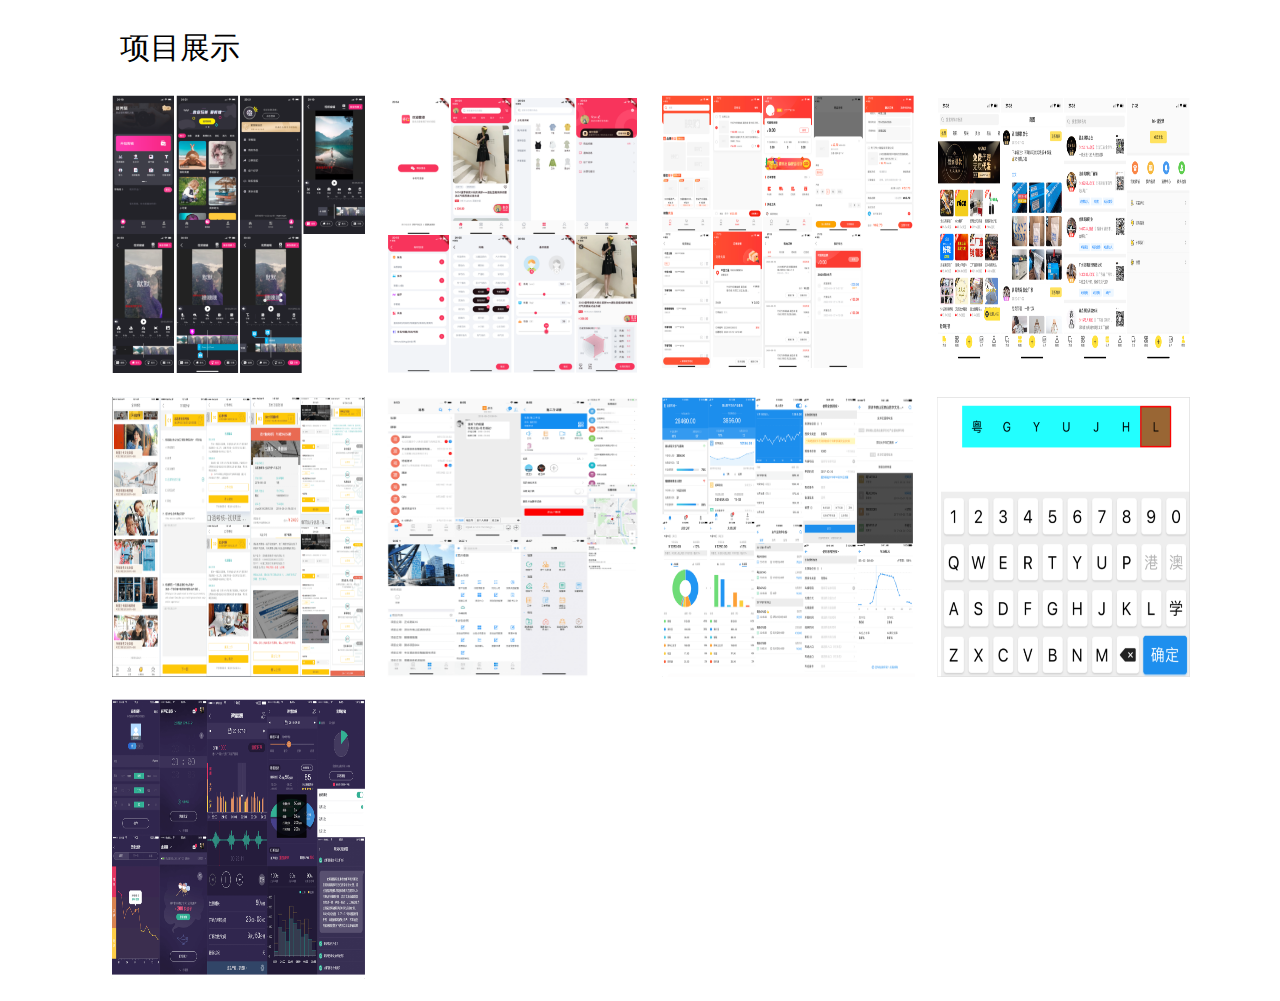
<file: index.html>
<!DOCTYPE html>
<html>
 <head>
  <meta charset="utf-8" /> 
  <title>项目展示</title> 
  <link rel="stylesheet" href="./project/project-style.css" type="text/css" />
 </head> 
 <body> 
 
  <div class="wrap"> 
   <div class="projects"> 
    <div class="title">
     项目展示
    </div>

    <div class="project">
     <a target="_blank" href="./ajj.html"><img src="./image/ajj/ajj_home.png" />
      <div class="over">
       <span class="name">爱剪辑手机版</span>
      </div>
     </a>
    </div>

    <div class="project">
     <a target="_blank" href="./dn.html"><img src="./image/dn/dn_home.png" />
      <div class="over">
       <span class="name">搭你</span>
      </div>
     </a>
    </div>

    <div class="project">
     <a target="_blank" href="./yg.html"><img src="./image/yg/yg_home.png" />
      <div class="over">
       <span class="name">映购</span>
      </div>
     </a>
    </div>

    <div class="project">
     <a target="_blank" href="./wsmt.html"><img src="./image/wsmt/wsmt_home.png" />
      <div class="over">
       <span class="name">微商码头</span>
      </div>
     </a>
    </div>

    <div class="project">
     <a target="_blank" href="./cw.html"><img src="./image/cwlive.png" />
      <div class="over">
       <span class="name">刺猬CIWEI</span>
      </div>
     </a>
    </div>

    <div class="project">
     <a target="_blank" href="./zzx.html"><img src="./image/zzx.png" />
     <div class="over">
      <span class="name">蜘筑侠</span>
     </div>
     </a>
    </div>

    <div class="project">
     <a target="_blank" href="./tcwgl.html"><img src="./image/tcwgl.png" />
     <div class="over">
      <span class="name">停车王管理</span>
     </div>
     </a>
    </div>

    <div class="project">
     <a target="_blank" href="./cwjp.html"><img src="./image/cwjp.png" />
     <div class="over">
      <span class="name">车位键盘</span>
     </div>
     </a>
    </div>

    <div class="project">
     <a target="_blank" href="./hlq.html"><img src="./image/hlq.png" />
      <div class="over">
       <span class="name">呼噜圈</span>
      </div>
     </a>
    </div>

   </div> 
  </div> 
 </body>
</html>
</file>
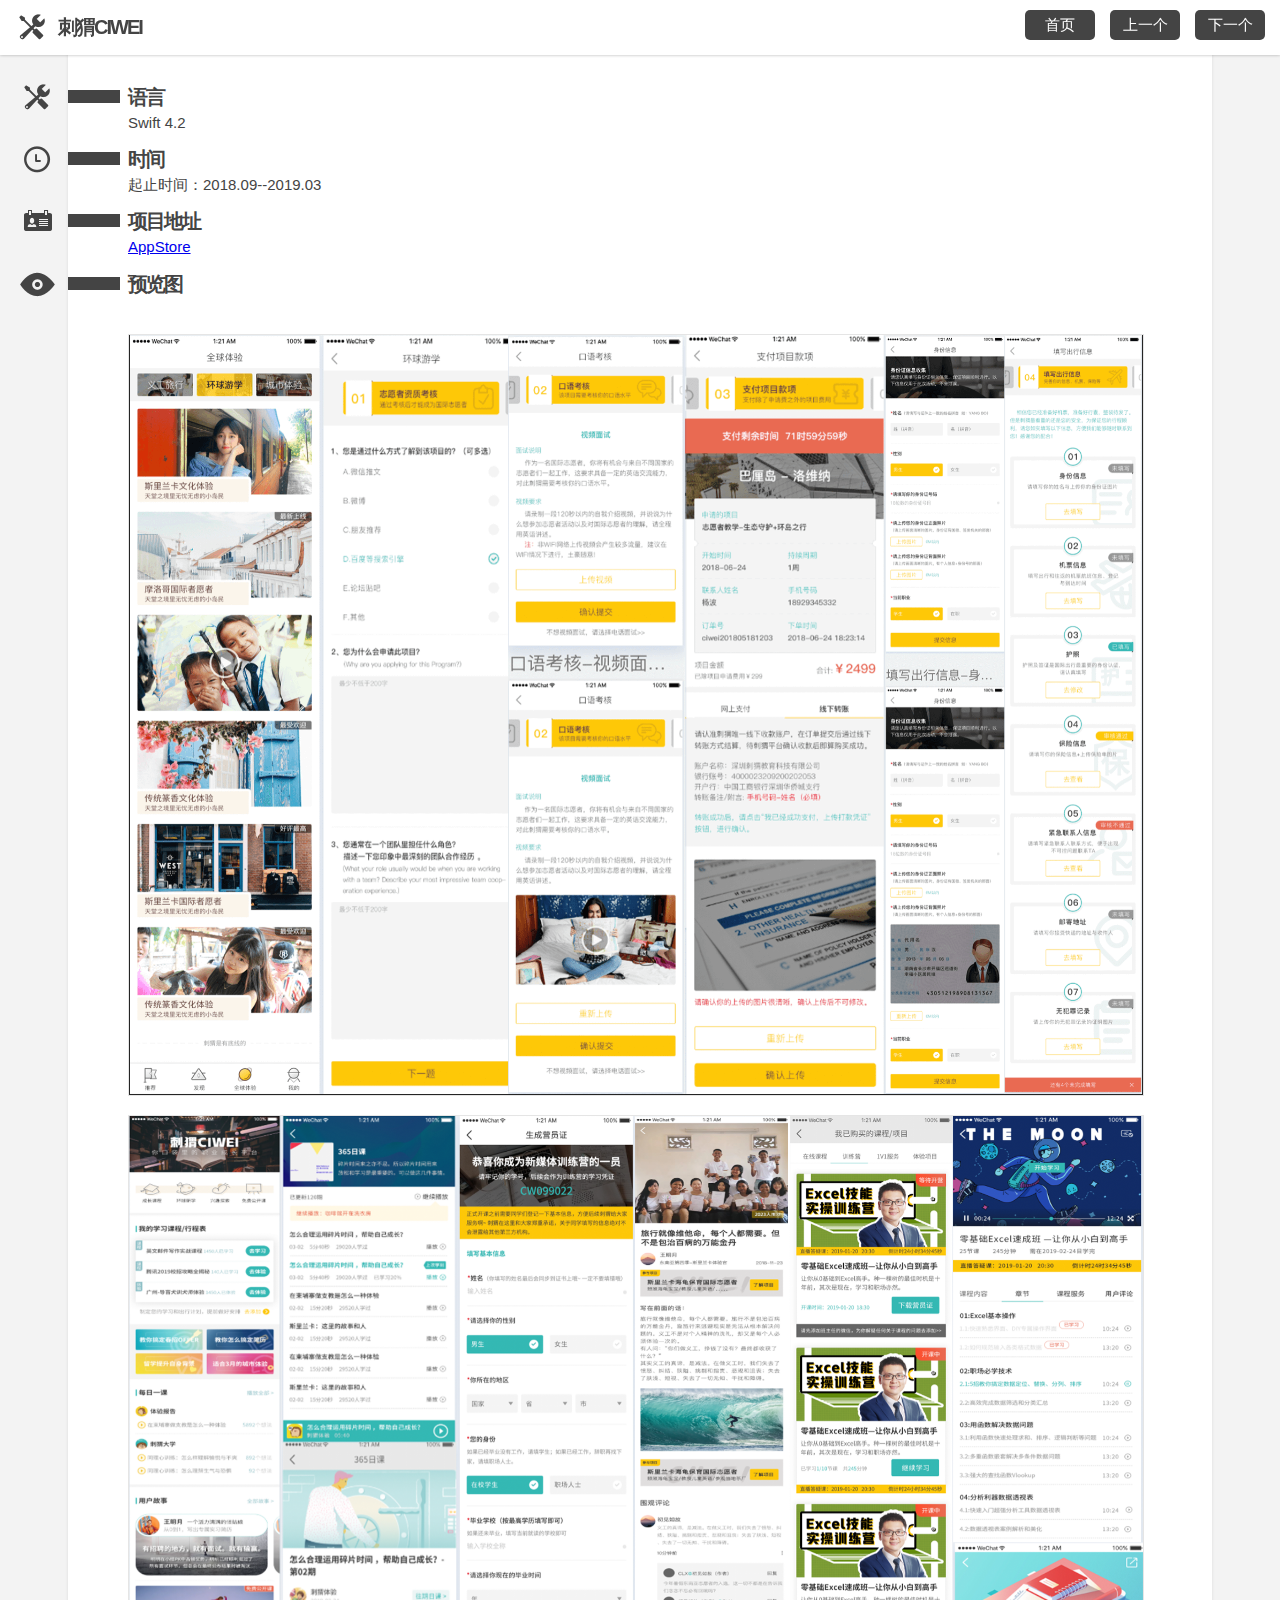
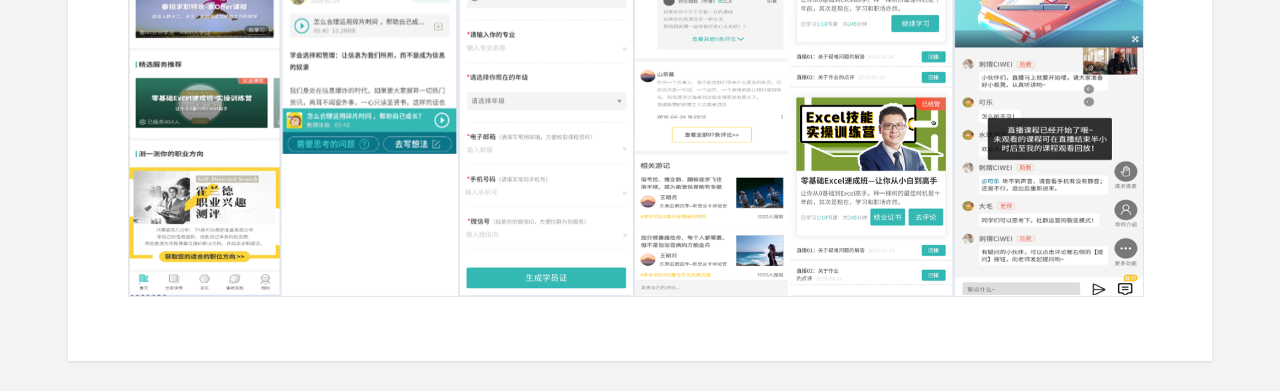
<file: cw.html>
<!DOCTYPE html>
<html>
<head>
    <meta charset="utf-8" />
    <title>展示-刺猬CIWEI</title>
    <link rel="stylesheet" href="./project/project-detail-style.css" type="text/css" />
</head>
<body>
<div id="container">
    <div id="Head" style="top:0px;">
        <h2 id="title" class="sectionHead">刺猬CIWEI</h2>
        <div id="main" class="navBtn"><a href="./index.html">首页</a></div>
        <div id="preview" class="navBtn"><a href="./hlq.html">上一个</a></div>
        <div id="next" class="navBtn"><a href="./zzx.html">下一个</a></div>
    </div>
    <div id="wrapper">
        <h2 id="title" class="sectionHead">语言</h2>
        <div class="sec">
            <h2>Swift 4.2</h2>
        </div>
        <h2 id="time" class="sectionHead">时间</h2>
        <div class="sec">
            <h2>起止时间：2018.09--2019.03</h2>
        </div>
        <h2 id="person" class="sectionHead">项目地址</h2>
        <div class="sec">
            <h2 id="projectuser">
                <a href="https://itunes.apple.com/cn/app/id1434504068" target="_black">AppStore</a>
        </div>
        <h2 id="content" class="sectionHead">预览图</h2>
        <div class="info">
            <br>
            <div  class="des_img" >
                <img src="./image/cwlive.png">
            </div>
            <div  class="des_img" >
                <img src="./image/cwcollege.png">
            </div>
        </div>
    </div>
</div>

</body>
</html>
</file>
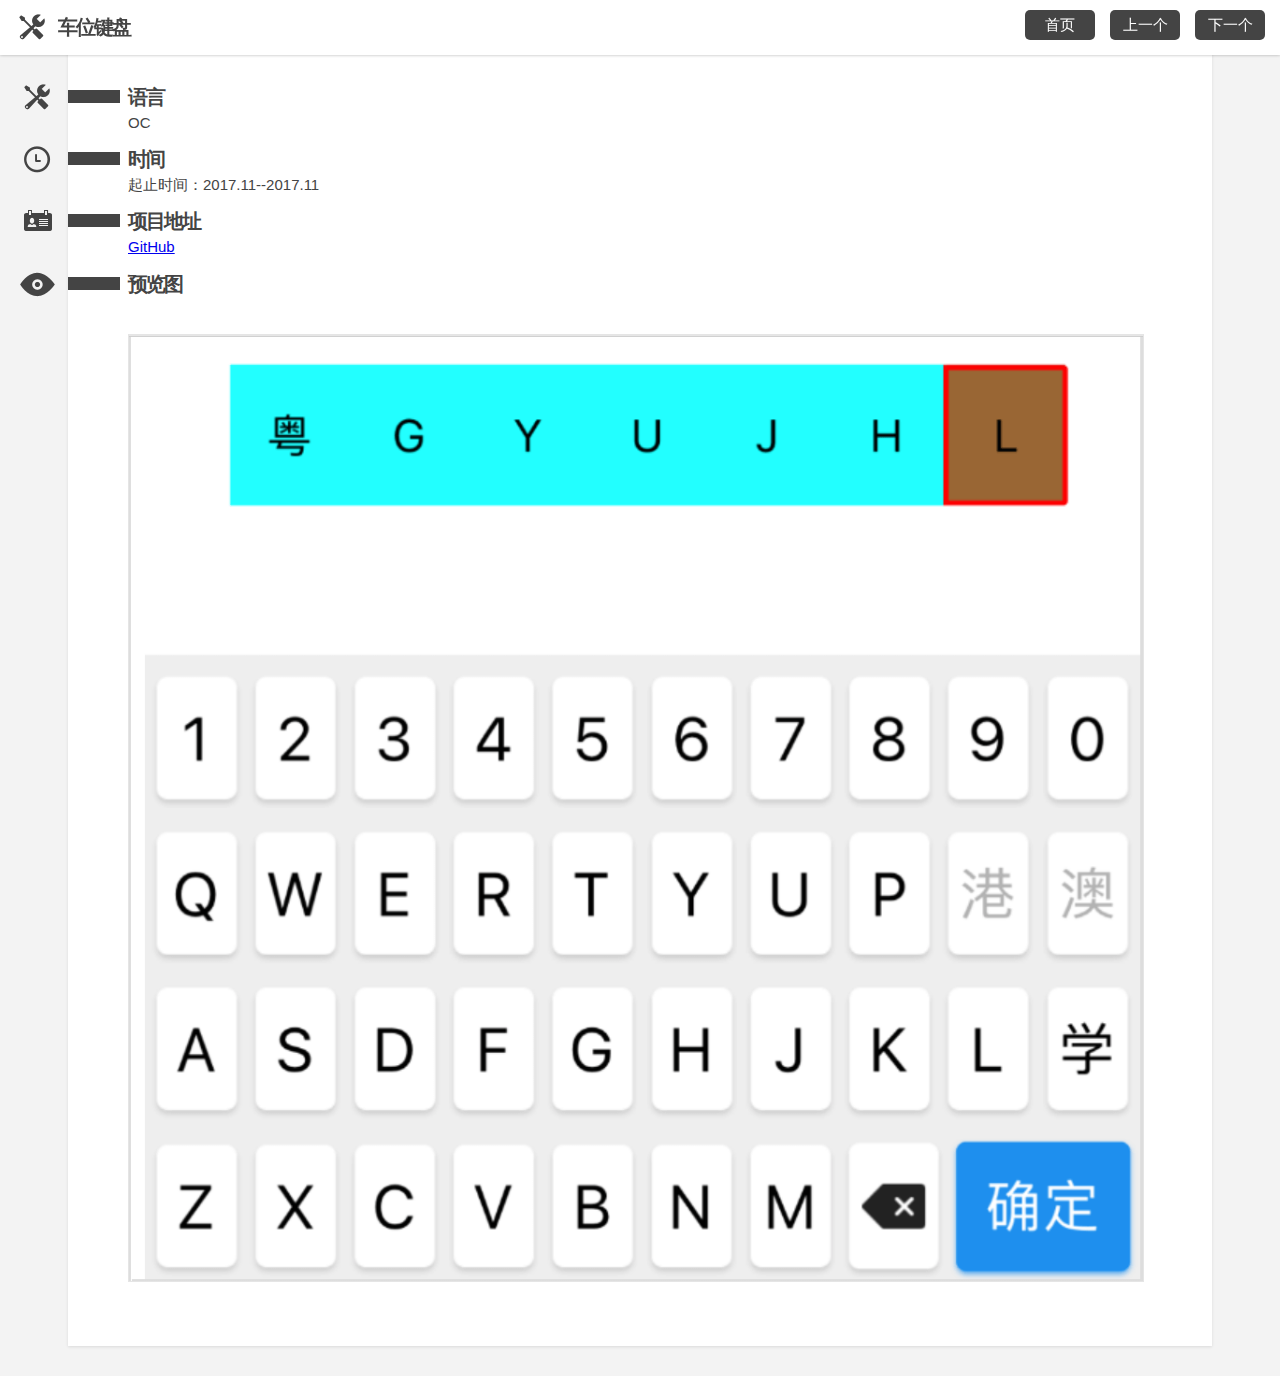
<file: cwjp.html>
<!DOCTYPE html>
<html>
 <head>
  <meta charset="utf-8" /> 
  <title>展示-车位键盘</title>
  <link rel="stylesheet" href="./project/project-detail-style.css" type="text/css" />
 </head> 
 <body> 
  <div id="container"> 
   <div id="Head" style="top:0px;">
    <h2 id="title" class="sectionHead">车位键盘</h2>
    <div id="main" class="navBtn"><a href="./index.html">首页</a></div>
    <div id="preview" class="navBtn"><a href="./tcwgl.html">上一个</a></div>
    <div id="next" class="navBtn"><a href="./hlq.html">下一个</a></div>
   </div>
   <div id="wrapper">
    <h2 id="title" class="sectionHead">语言</h2>
    <div class="sec">
     <h2>OC</h2>
    </div>
    <h2 id="time" class="sectionHead">时间</h2>
    <div class="sec">
     <h2>起止时间：2017.11--2017.11</h2>
    </div>
    <h2 id="person" class="sectionHead">项目地址</h2>
    <div class="sec">
     <h2 id="projectuser">
     <a href="https://github.com/f2yu/vehicle-keyboard-ios" target="_black">GitHub</a>
    </div>
    <h2 id="content" class="sectionHead">预览图</h2>
    <div class="info">
    <br>
     <div  class="des_img" >
     	<img src="./image/cwjp.png">
     </div>
     
    </div>
   </div>
  </div> 

 </body>
</html>
</file>
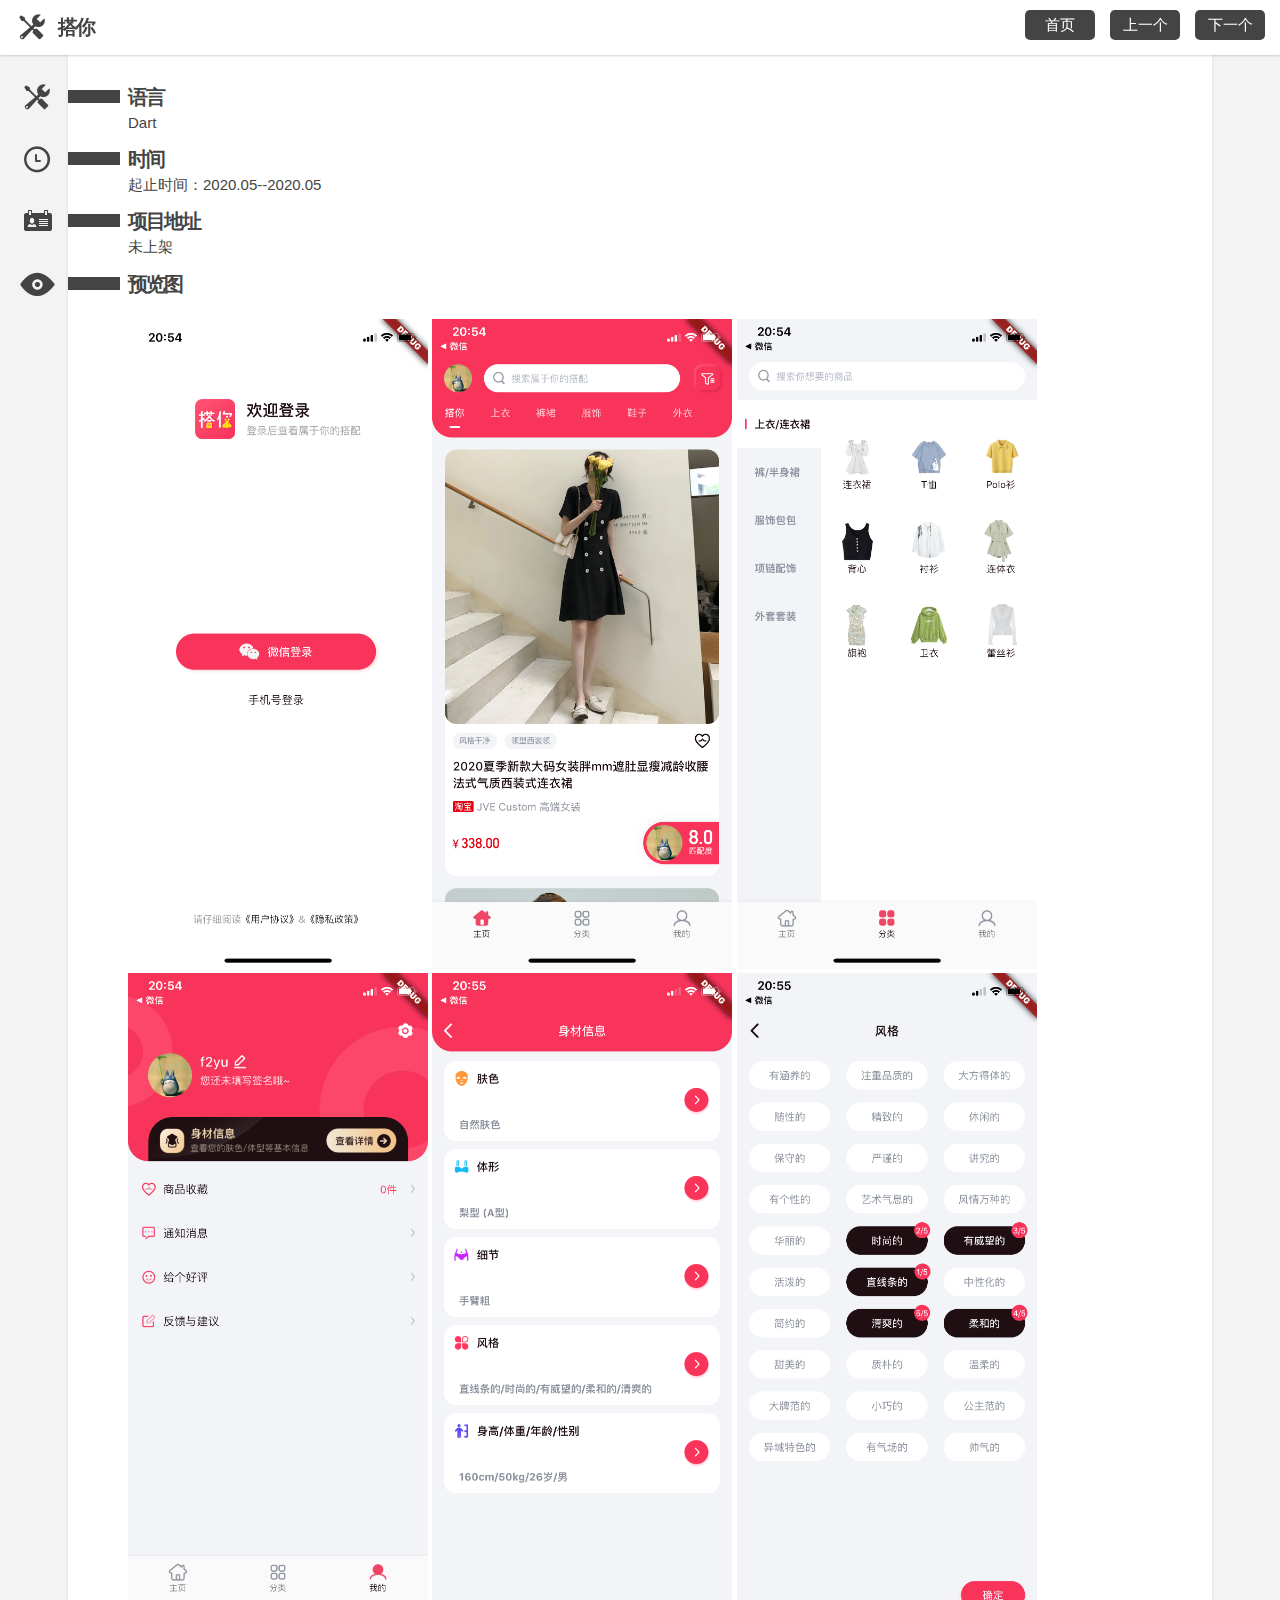
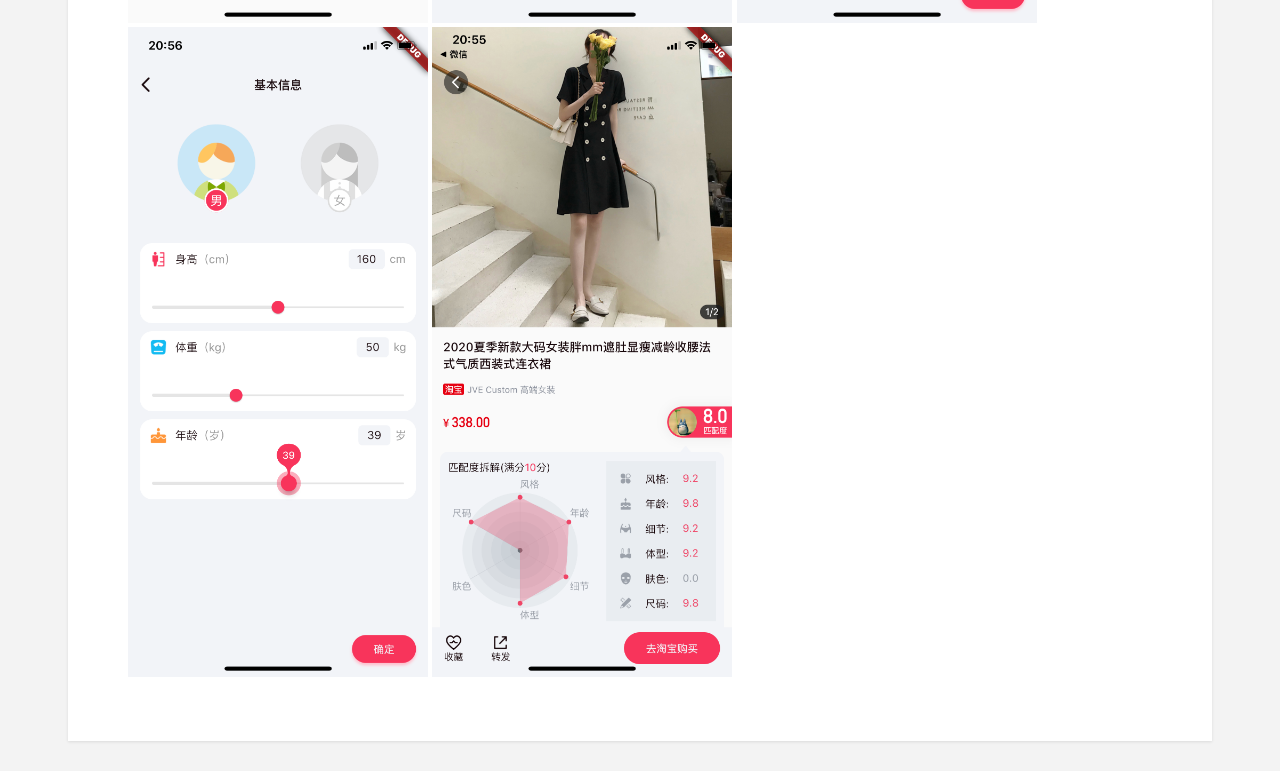
<file: dn.html>
<!DOCTYPE html>
<html>
 <head>
  <meta charset="utf-8" /> 
  <title>展示-搭你</title>
  <link rel="stylesheet" href="./project/project-detail-style.css" type="text/css" />
 </head> 
 <body> 
  <div id="container"> 
   <div id="Head" style="top:0px;">
    <h2 id="title" class="sectionHead">搭你</h2>
    <div id="main" class="navBtn"><a href="./index.html">首页</a></div>
    <div id="preview" class="navBtn"><a href="./ajj.html">上一个</a></div>
    <div id="next" class="navBtn"><a href="./yg.html">下一个</a></div>
   </div>
   <div id="wrapper">
    <h2 id="title" class="sectionHead">语言</h2>
    <div class="sec">
     <h2>Dart</h2>
    </div>
    <h2 id="time" class="sectionHead">时间</h2>
    <div class="sec">
     <h2>起止时间：2020.05--2020.05</h2>
    </div>
    <h2 id="person" class="sectionHead">项目地址</h2>
    <div class="sec">
     <h2 id="projectuser">
     <h2>未上架</h2>
    </div>
    <h2 id="content" class="sectionHead">预览图</h2>
    <div class="info">
    <br>
     <div class="sec">
         <img src="./image/dn/dn_1.PNG" width="300" height="650" />
         <img src="./image/dn/dn_2.PNG" width="300" height="650" />
         <img src="./image/dn/dn_3.PNG" width="300" height="650" />
         <img src="./image/dn/dn_4.PNG" width="300" height="650" />
         <img src="./image/dn/dn_5.PNG" width="300" height="650" />
         <img src="./image/dn/dn_6.PNG" width="300" height="650" />
         <img src="./image/dn/dn_7.PNG" width="300" height="650" />
         <img src="./image/dn/dn_8.PNG" width="300" height="650" />
    </div>
   </div>
  </div> 

 </body>
</html>
</file>
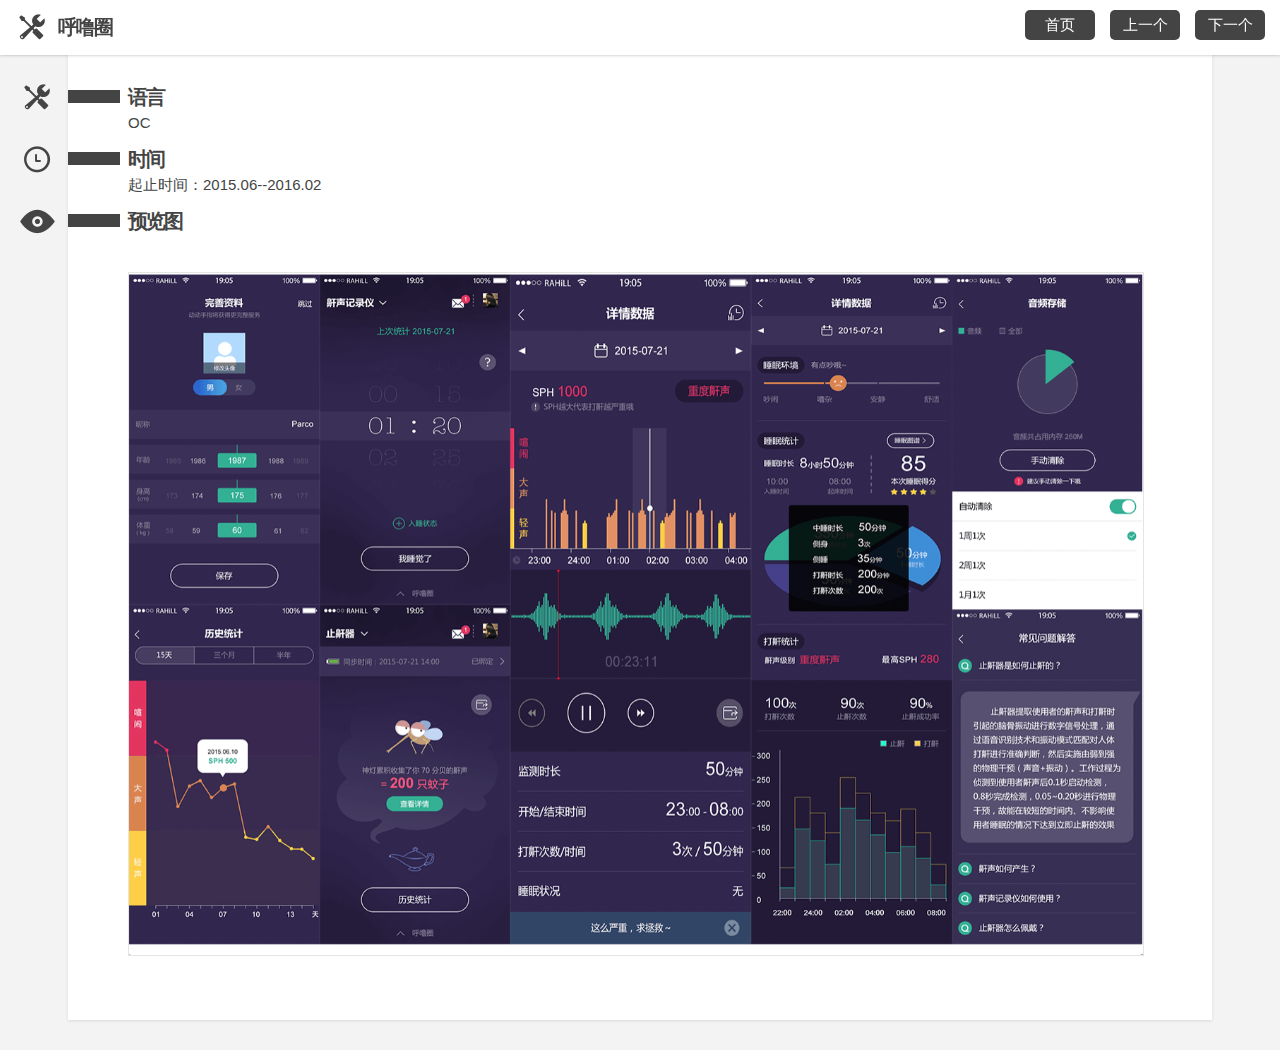
<file: hlq.html>
<!DOCTYPE html>
<html>
 <head>
  <meta charset="utf-8" /> 
  <title>展示-呼噜圈</title>
  <link rel="stylesheet" href="./project/project-detail-style.css" type="text/css" />
 </head> 
 <body> 
  <div id="container"> 
   <div id="Head" style="top:0px;">
    <h2 id="title" class="sectionHead">呼噜圈</h2>
    <div id="main" class="navBtn"><a href="./index.html">首页</a></div>
    <div id="preview" class="navBtn"><a href="./cwjp.html">上一个</a></div>
    <div id="next" class="navBtn"><a href="./ajj.html">下一个</a></div>
   </div>
   <div id="wrapper">
    <h2 id="title" class="sectionHead">语言</h2>
    <div class="sec">
     <h2>OC</h2>
    </div>
    <h2 id="time" class="sectionHead">时间</h2>
    <div class="sec">
     <h2>起止时间：2015.06--2016.02</h2>
    </div>
    <h2 id="content" class="sectionHead">预览图</h2>
    <div class="info">
    <br>
     <div  class="des_img" >
     	<img src="./image/hlq.png">
     </div>
     
    </div>
   </div>
  </div> 

 </body>
</html>
</file>
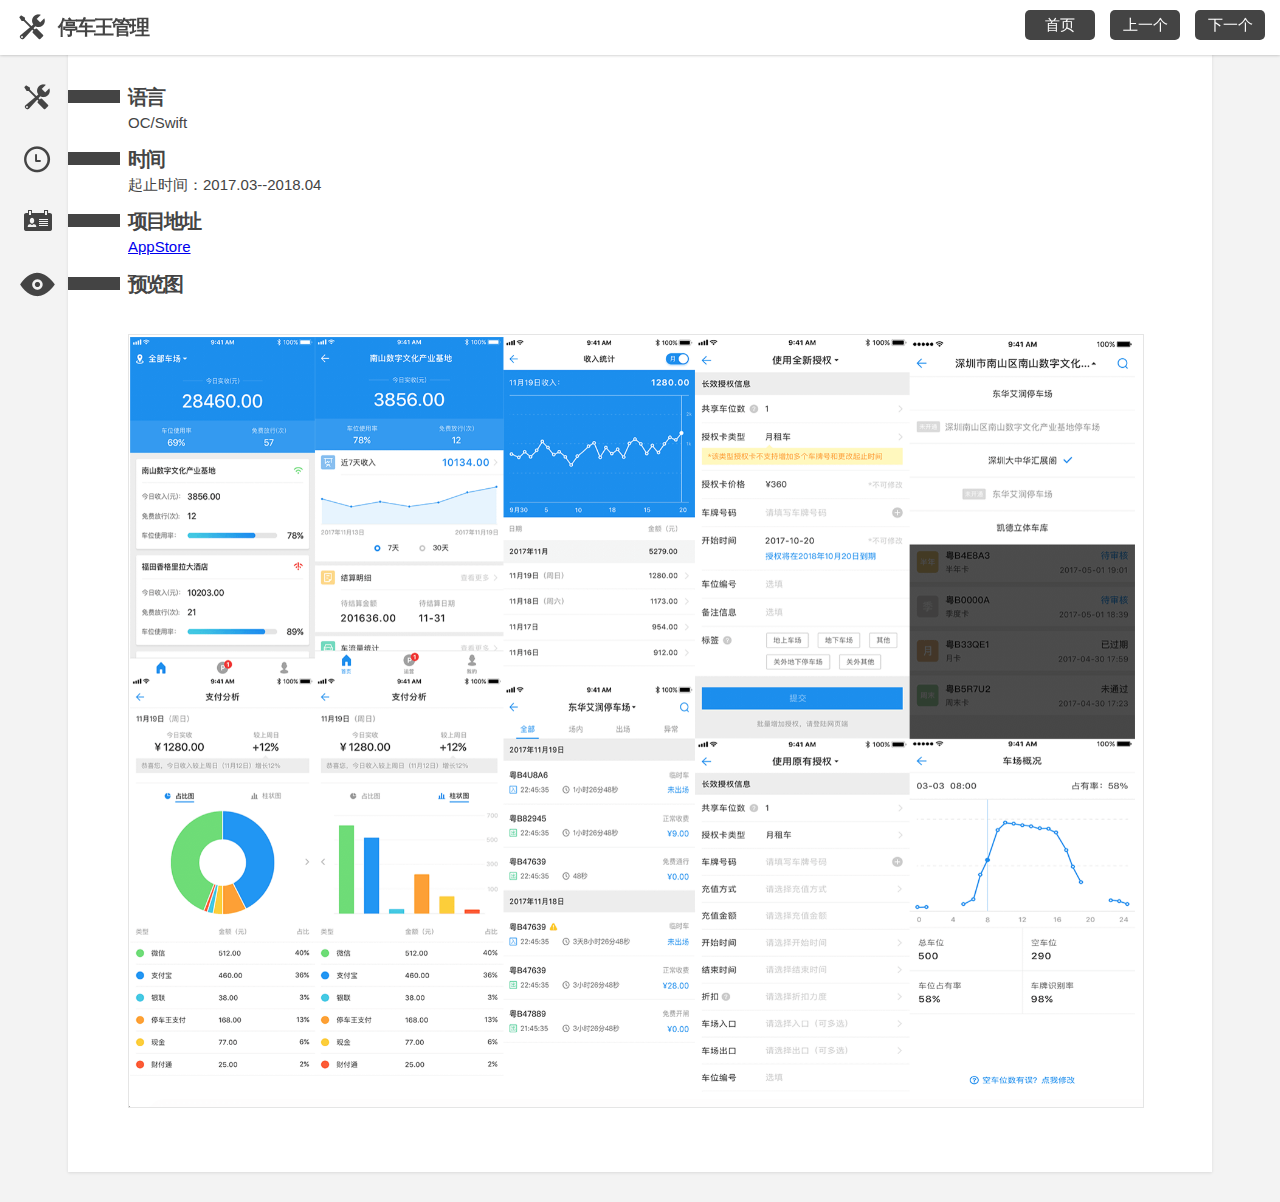
<file: tcwgl.html>
<!DOCTYPE html>
<html>
 <head>
  <meta charset="utf-8" /> 
  <title>展示-停车王管理</title>
  <link rel="stylesheet" href="./project/project-detail-style.css" type="text/css" />
 </head> 
 <body> 
  <div id="container"> 
   <div id="Head" style="top:0px;">
    <h2 id="title" class="sectionHead">停车王管理</h2>
    <div id="main" class="navBtn"><a href="./index.html">首页</a></div>
    <div id="preview" class="navBtn"><a href="./zzx.html">上一个</a></div>
    <div id="next" class="navBtn"><a href="./cwjp.html">下一个</a></div>
   </div>
   <div id="wrapper">
    <h2 id="title" class="sectionHead">语言</h2>
    <div class="sec">
     <h2>OC/Swift</h2>
    </div>
    <h2 id="time" class="sectionHead">时间</h2>
    <div class="sec">
     <h2>起止时间：2017.03--2018.04</h2>
    </div>
    <h2 id="person" class="sectionHead">项目地址</h2>
    <div class="sec">
     <h2 id="projectuser">
     <a href="https://itunes.apple.com/cn/app/id1223960667" target="_black">AppStore</a>
    </div>
    <h2 id="content" class="sectionHead">预览图</h2>
    <div class="info">
    <br>
     <div  class="des_img" >
     	<img src="./image/tcwgl.png">
     </div>
     
    </div>
   </div>
  </div> 

 </body>
</html>
</file>
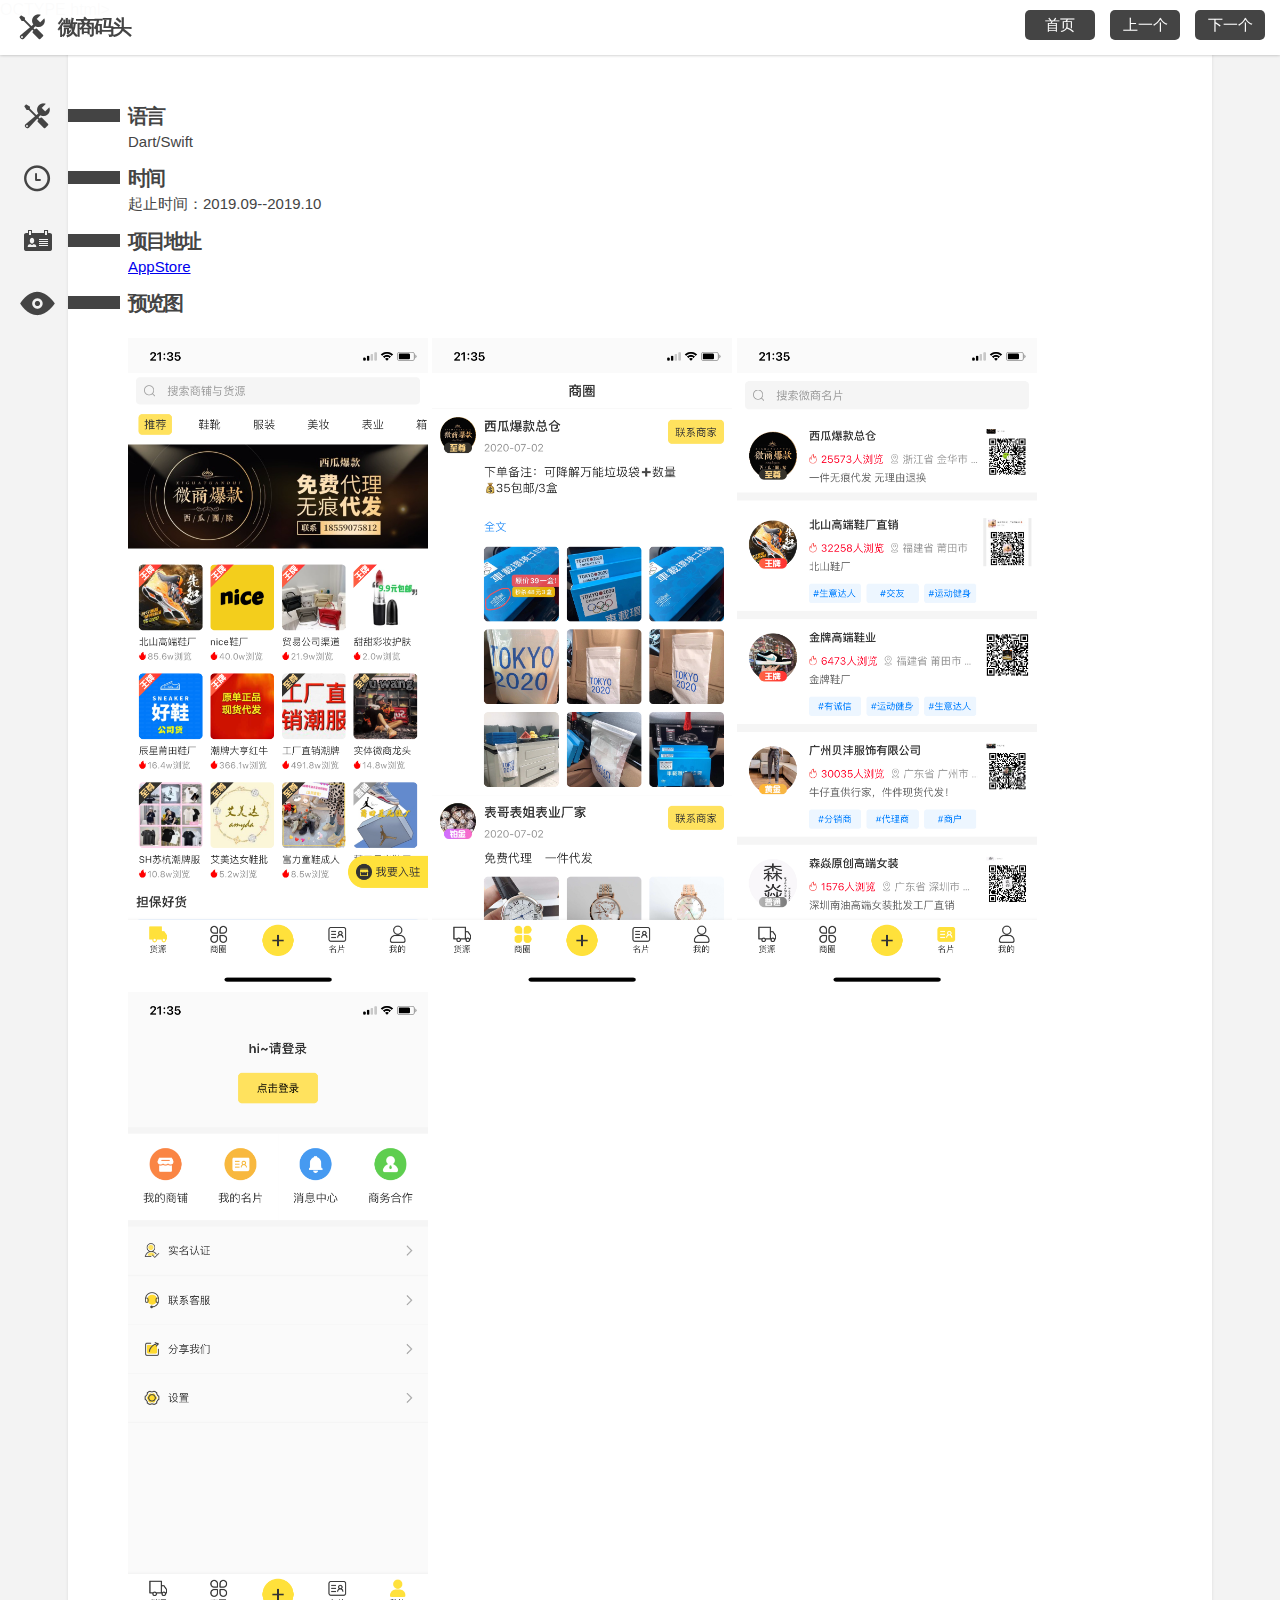
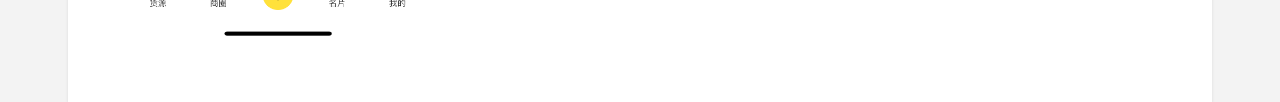
<file: wsmt.html>
OCTYPE html>
<html>
 <head>
  <meta charset="utf-8" /> 
  <title>展示-微商码头</title>
  <link rel="stylesheet" href="./project/project-detail-style.css" type="text/css" />
 </head> 
 <body> 
  <div id="container"> 
   <div id="Head" style="top:0px;">
    <h2 id="title" class="sectionHead">微商码头</h2>
    <div id="main" class="navBtn"><a href="./index.html">首页</a></div>
    <div id="preview" class="navBtn"><a href="./yg.html">上一个</a></div>
    <div id="next" class="navBtn"><a href="./cw.html">下一个</a></div>
   </div>
   <div id="wrapper">
    <h2 id="title" class="sectionHead">语言</h2>
    <div class="sec">
     <h2>Dart/Swift</h2>
    </div>
    <h2 id="time" class="sectionHead">时间</h2>
    <div class="sec">
     <h2>起止时间：2019.09--2019.10</h2>
    </div>
    <h2 id="person" class="sectionHead">项目地址</h2>
    <div class="sec">
     <h2 id="projectuser">
      <a href="https://apps.apple.com/cn/app/id1469358502" target="_black">AppStore</a>
     <br>
    </div>
    <h2 id="content" class="sectionHead">预览图</h2>
    <div class="info">
    <br>
     <div class="sec">
         <img src="./image/wsmt/wsmt_1.PNG" width="300" height="650" />
         <img src="./image/wsmt/wsmt_2.PNG" width="300" height="650" />
         <img src="./image/wsmt/wsmt_3.PNG" width="300" height="650" />
         <img src="./image/wsmt/wsmt_4.PNG" width="300" height="650" />
    </div>
   </div>
  </div> 

 </body>
</html>
</file>
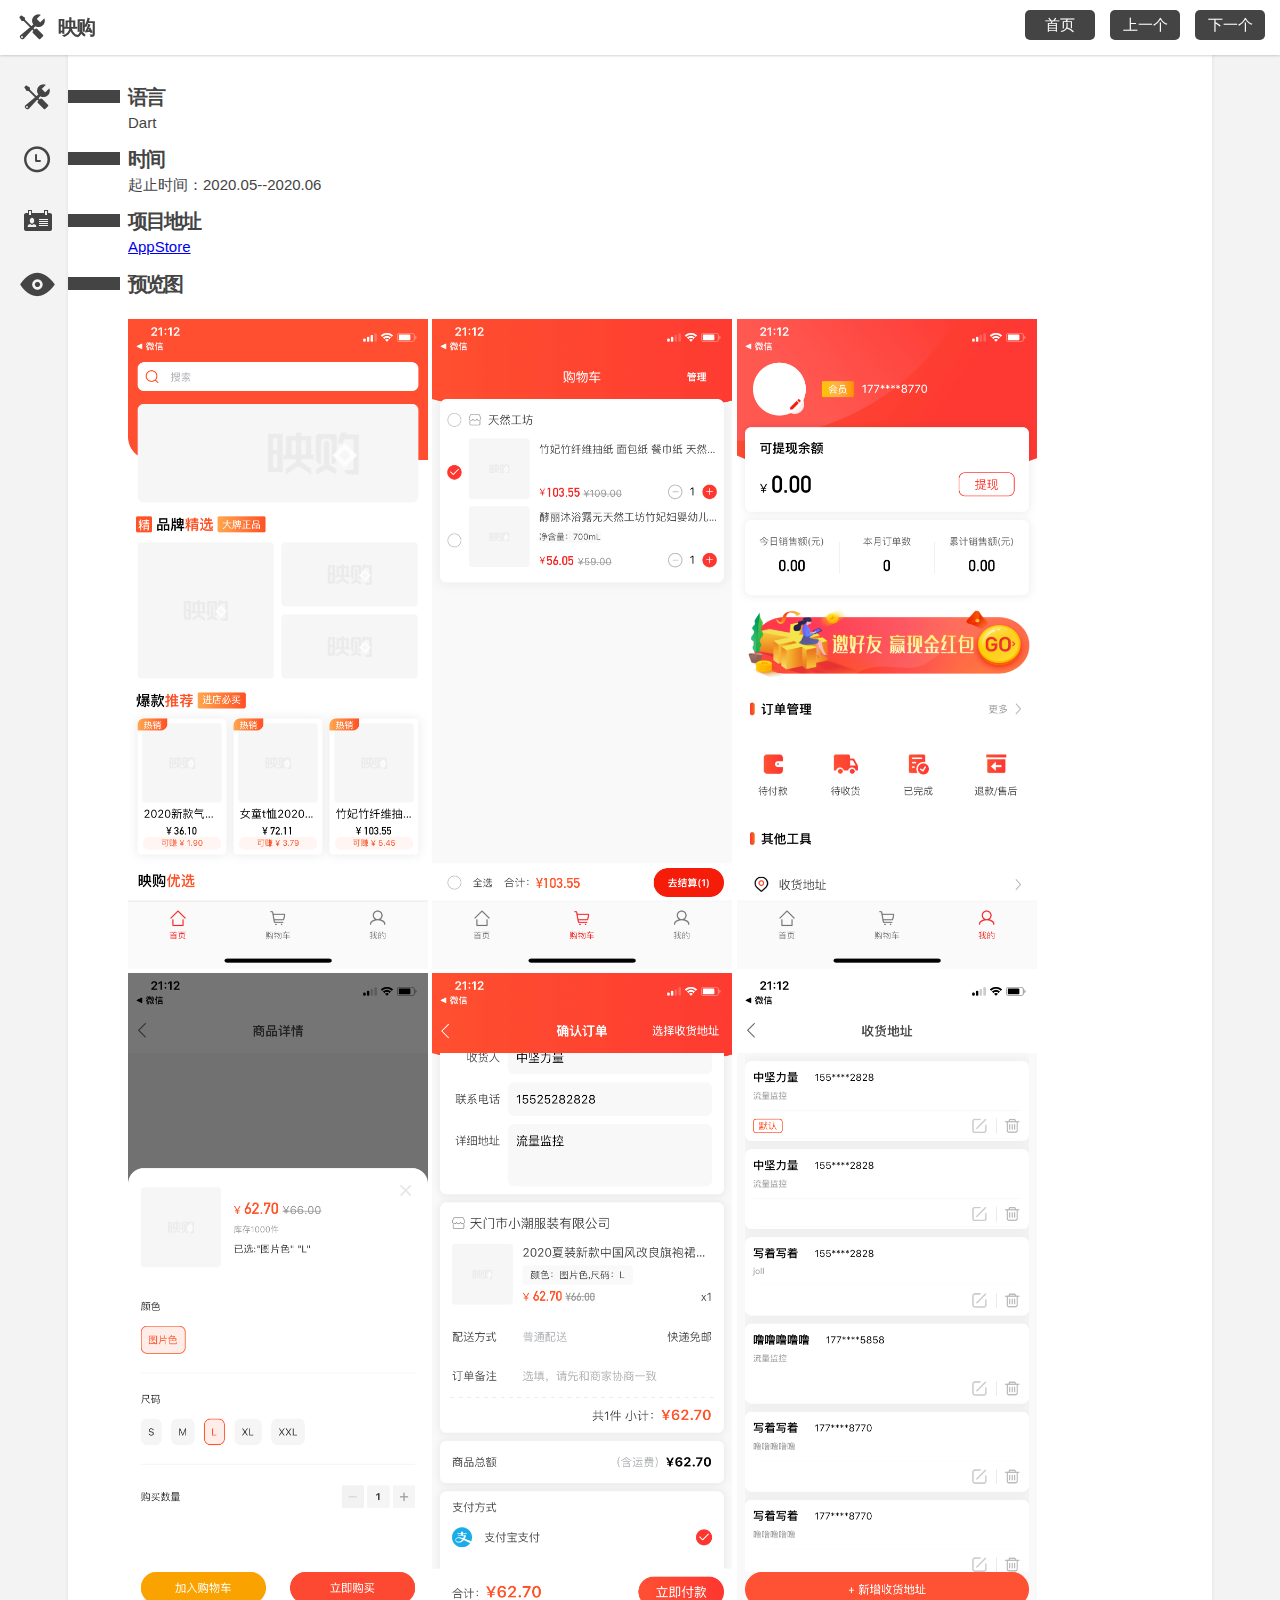
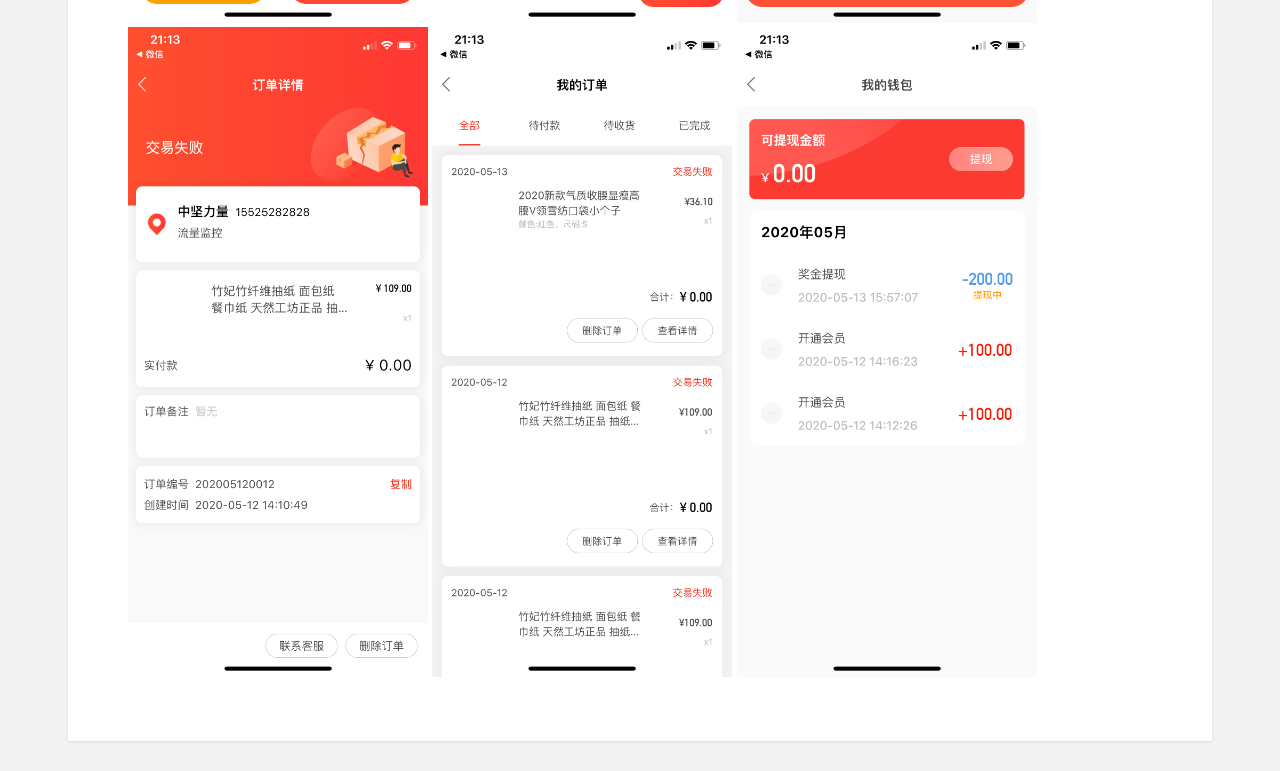
<file: yg.html>
<!DOCTYPE html>
<html>
 <head>
  <meta charset="utf-8" /> 
  <title>展示-映购</title>
  <link rel="stylesheet" href="./project/project-detail-style.css" type="text/css" />
 </head> 
 <body> 
  <div id="container"> 
   <div id="Head" style="top:0px;">
    <h2 id="title" class="sectionHead">映购</h2>
    <div id="main" class="navBtn"><a href="./index.html">首页</a></div>
    <div id="preview" class="navBtn"><a href="./dn.html">上一个</a></div>
    <div id="next" class="navBtn"><a href="./wsmt.html">下一个</a></div>
   </div>
   <div id="wrapper">
    <h2 id="title" class="sectionHead">语言</h2>
    <div class="sec">
     <h2>Dart</h2>
    </div>
    <h2 id="time" class="sectionHead">时间</h2>
    <div class="sec">
     <h2>起止时间：2020.05--2020.06</h2>
    </div>
    <h2 id="person" class="sectionHead">项目地址</h2>
    <div class="sec">
     <h2 id="projectuser">
      <a href="https://apps.apple.com/cn/app/id1499774571" target="_black">AppStore</a>
    </div>
    <h2 id="content" class="sectionHead">预览图</h2>
    <div class="info">
    <br>
     <div class="sec">
         <img src="./image/yg/yg_1.PNG" width="300" height="650" />
         <img src="./image/yg/yg_2.PNG" width="300" height="650" />
         <img src="./image/yg/yg_3.PNG" width="300" height="650" />
         <img src="./image/yg/yg_4.PNG" width="300" height="650" />
         <img src="./image/yg/yg_5.PNG" width="300" height="650" />
         <img src="./image/yg/yg_6.PNG" width="300" height="650" />
         <img src="./image/yg/yg_7.PNG" width="300" height="650" />
         <img src="./image/yg/yg_8.PNG" width="300" height="650" />
         <img src="./image/yg/yg_9.PNG" width="300" height="650" />
    </div>
   </div>
  </div> 

 </body>
</html>
</file>
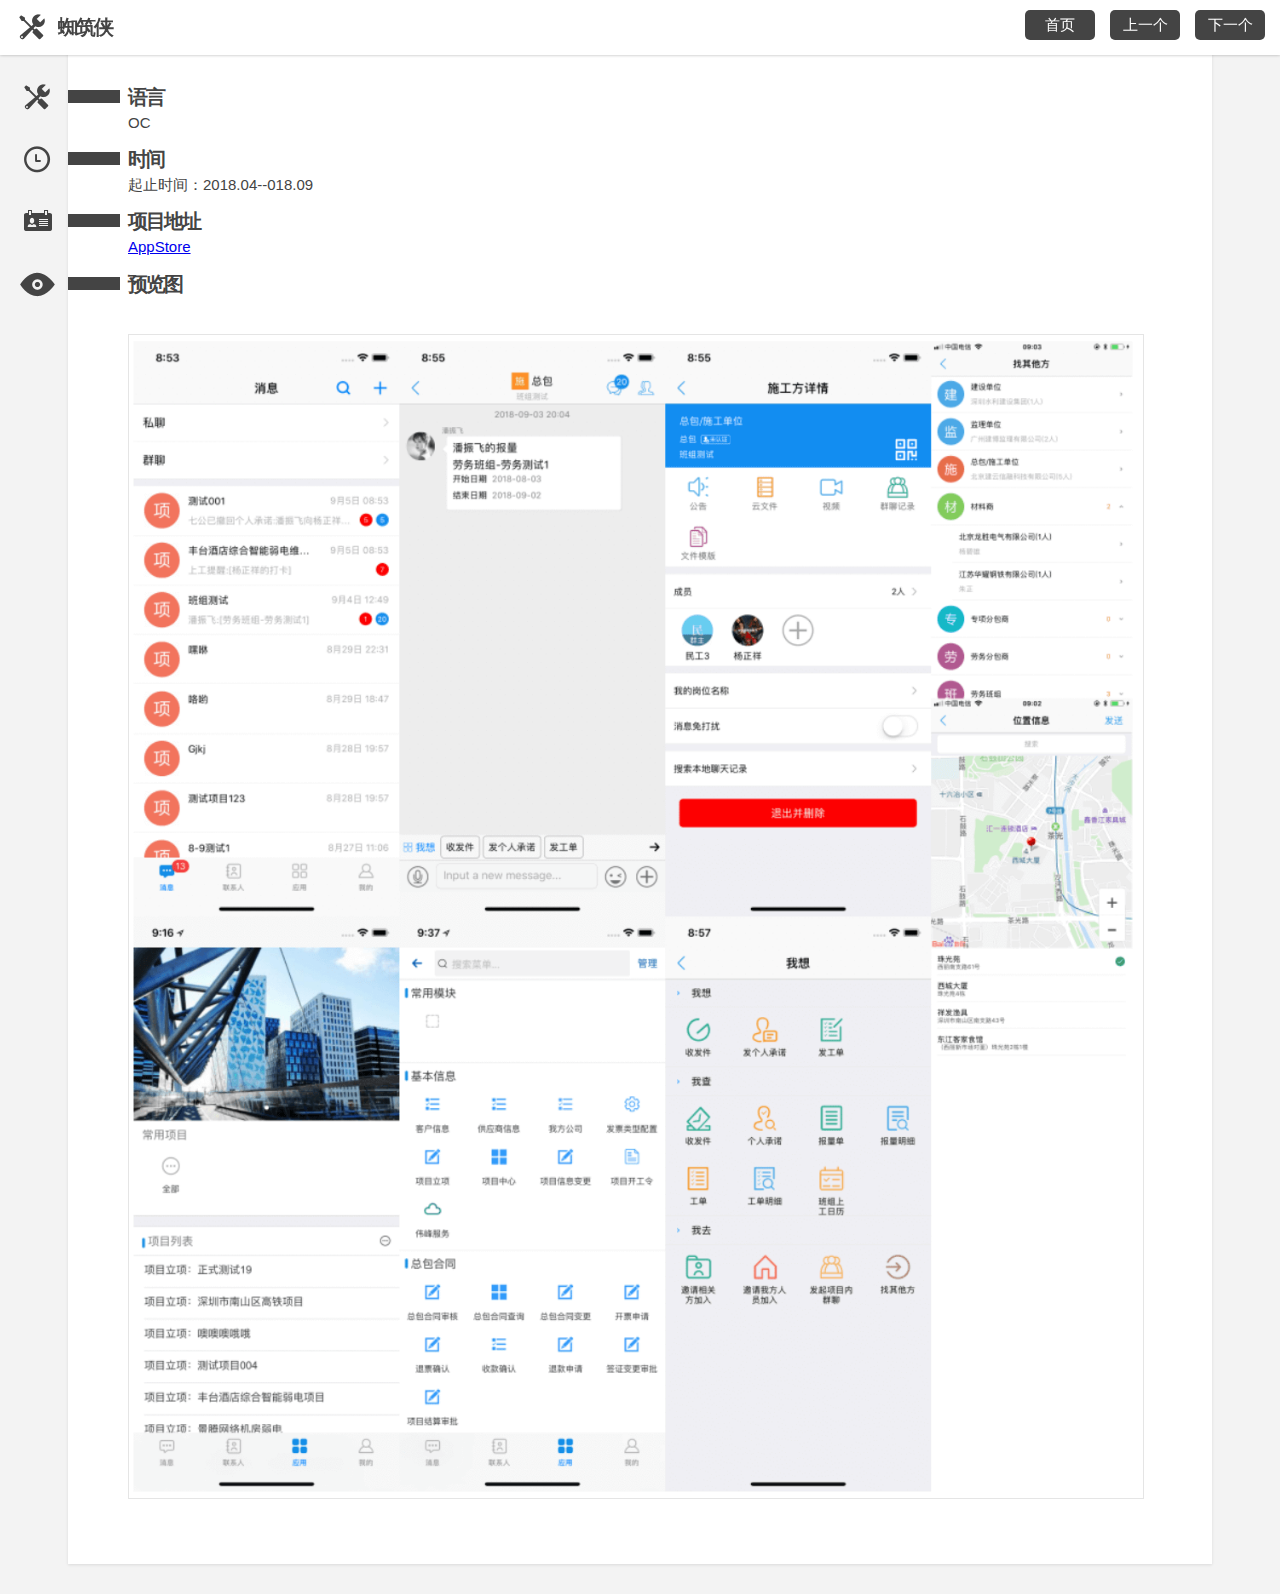
<file: zzx.html>
<!DOCTYPE html>
<html>
 <head>
  <meta charset="utf-8" /> 
  <title>展示-蜘筑侠</title>
  <link rel="stylesheet" href="./project/project-detail-style.css" type="text/css" />
 </head> 
 <body> 
  <div id="container"> 
   <div id="Head" style="top:0px;">
    <h2 id="title" class="sectionHead">蜘筑侠</h2>
    <div id="main" class="navBtn"><a href="./index.html">首页</a></div>
    <div id="preview" class="navBtn"><a href="./cw.html">上一个</a></div>
    <div id="next" class="navBtn"><a href="./tcwgl.html">下一个</a></div>
   </div>
   <div id="wrapper">
    <h2 id="title" class="sectionHead">语言</h2>
    <div class="sec">
     <h2>OC</h2>
    </div>
    <h2 id="time" class="sectionHead">时间</h2>
    <div class="sec">
     <h2>起止时间：2018.04--018.09</h2>
    </div>
    <h2 id="person" class="sectionHead">项目地址</h2>
    <div class="sec">
     <h2 id="projectuser">
     <a href="https://itunes.apple.com/cn/app/id1296162995" target="_black">AppStore</a>
    </div>
    <h2 id="content" class="sectionHead">预览图</h2>
    <div class="info">
    <br>
     <div  class="des_img" >
     	<img src="./image/zzx.png">
     </div>
     
    </div>
   </div>
  </div> 

 </body>
</html>
</file>
<file: project/project-style.css>
* {
	padding: 0;
	margin: 0;
}

body {
	width: 100%;
}

.wrap {
	width: 86%;
	margin: 30px auto;
}

.projects {
	width: 100%;
}

.title {
	font-size: 30px;
	line-height: 35px;
	font-family: "Microsoft YaHei";
	margin:30px;
	font-weight:500;
}

.project {
	position: relative;
	float: left;
	width: 23%;
	height: 280px;
	margin-left: 2%;
	margin-bottom: 2%;
	float: left;
	overflow:hidden;
}

.project img {
	width: 100%;
	height: 100%;
}

.project:hover img {
	transform: scale(1.2);
	-webkit-transform: scale(1.2);
	-ms-transform:scale(1.2); 	/* IE 9 */
	-moz-transform:scale(1.2); 	/* Firefox */
	-o-transform:scale(1.2); 	/* Opera */
  	transition: 1s;
  	-moz-transition: 1s;
  	-webkit-transition: 1s;
  	-o-transition: 1s;
  	-ms-transtion:1s;
}

.project:hover .over{
	display: block;

}

.over {
	width: 100%;
	position: absolute;
	background: #000000;
	bottom: 0;
	opacity: 0.7;
	height: 58px;
	text-align: left;
	line-height: 58px;
	display: none;
}

.name {
	font-family: "Microsoft YaHei";
	margin: 0 0 0 10px;
	font-size: 16px;
	color: #ffffff;
	white-space: nowrap;
	overflow: hidden;
	text-overflow: ellipsis;
	height: 58px;
	width:93%;
	display:block;
}
</file>
<file: project/project-detail-style.css>
* {
	margin: 0;
	padding: 0;
}

body {
	font-family: "HelveticaNeue", "Helvetica Neue", Helvetica, Arial,
		sans-serif;
	line-height: 1.2em;
	background-color: #f3f3f3;
	background-repeat: repeat;
	background-attachment: fixed;
	background-position: 0px 0px;
	color: #444;
	height: 100%;
	width: auto;
}

#wrapper {
	/*max-width: 700px;*/
	width: 80%;
	margin: 10px auto 30px;
	padding: 60px;
	background: #fff;
	box-shadow: 0 1px 3px rgba(0, 0, 0, .1);
	position: relative;
}

.sectionHead {
	clear: both;
	font: bold 20px/12px 'verdana', sans-serif;
	margin: 20px -60px 10px;
	border-left: 52px solid #444;
	color: #444;
	padding: 1px 0 0 8px;
	letter-spacing: -2px;
	text-transform: uppercase;
	position: relative;
}

.sectionHead:before {
	content: "";
	position: absolute;
	width: 45px;
	height: 45px;
	left: -105px;
	top: -15px;
	background-image: url(./icons.png);
}

.sec h2 {
	font-size: 15px;
	font-weight: normal;
}

#title:before {
	background-position: left top;
}

#time:before {
	background-position: -45px top;
}

#person:before {
	background-position: -90px bottom;
}

#content:before {
	background-position: -90px top;
}

#Head {
	position: fixed;
	left: 0;
	right: 0;
	background: #fff;
	background: rgba(255, 255, 255, .98);
	height: 55px;
	box-shadow: 0 0 3px rgba(0, 0, 0, .3);
	z-index: 1000;
}

#Head .sectionHead {
	border: none;
	margin: 0 0 0 50px;
	line-height: 55px;
	padding: 0 0 0 8px;
}

#Head .sectionHead:before {
	left: -40px;
	top: 5px;
}

.navBtn {
	top: 10px;
	width: 70px;
	height: 30px;
	position: absolute;
	background-color: #444;
	text-align: center;
	border-radius: 5px;
}

.navBtn a {
	color: #fff;
	font: 15px sans-serif;
	text-decoration: none;
	height: 30px;
	line-height: 30px;
	width: 100%;
}

#next{
	right: 15px;
}

#preview{
	right: 100px;
}

#main{
	right: 185px;
}


.info{
	overflow:auto;
}

.des_word{
	text-indent: 32px;
}

.des_img{
	margin: 0 auto;
	margin-top: 15px;
}

.des_img img{
	width: 99%;
  	border: 1px solid #E5E5E5;
}

.des_img p{
	text-align: center;
	font-style: italic;
	font-weight: bold;
}

.moblie{
	width: 50%;
}

.itemImage img{ display:block; width:100px; height:300px}
</file>
